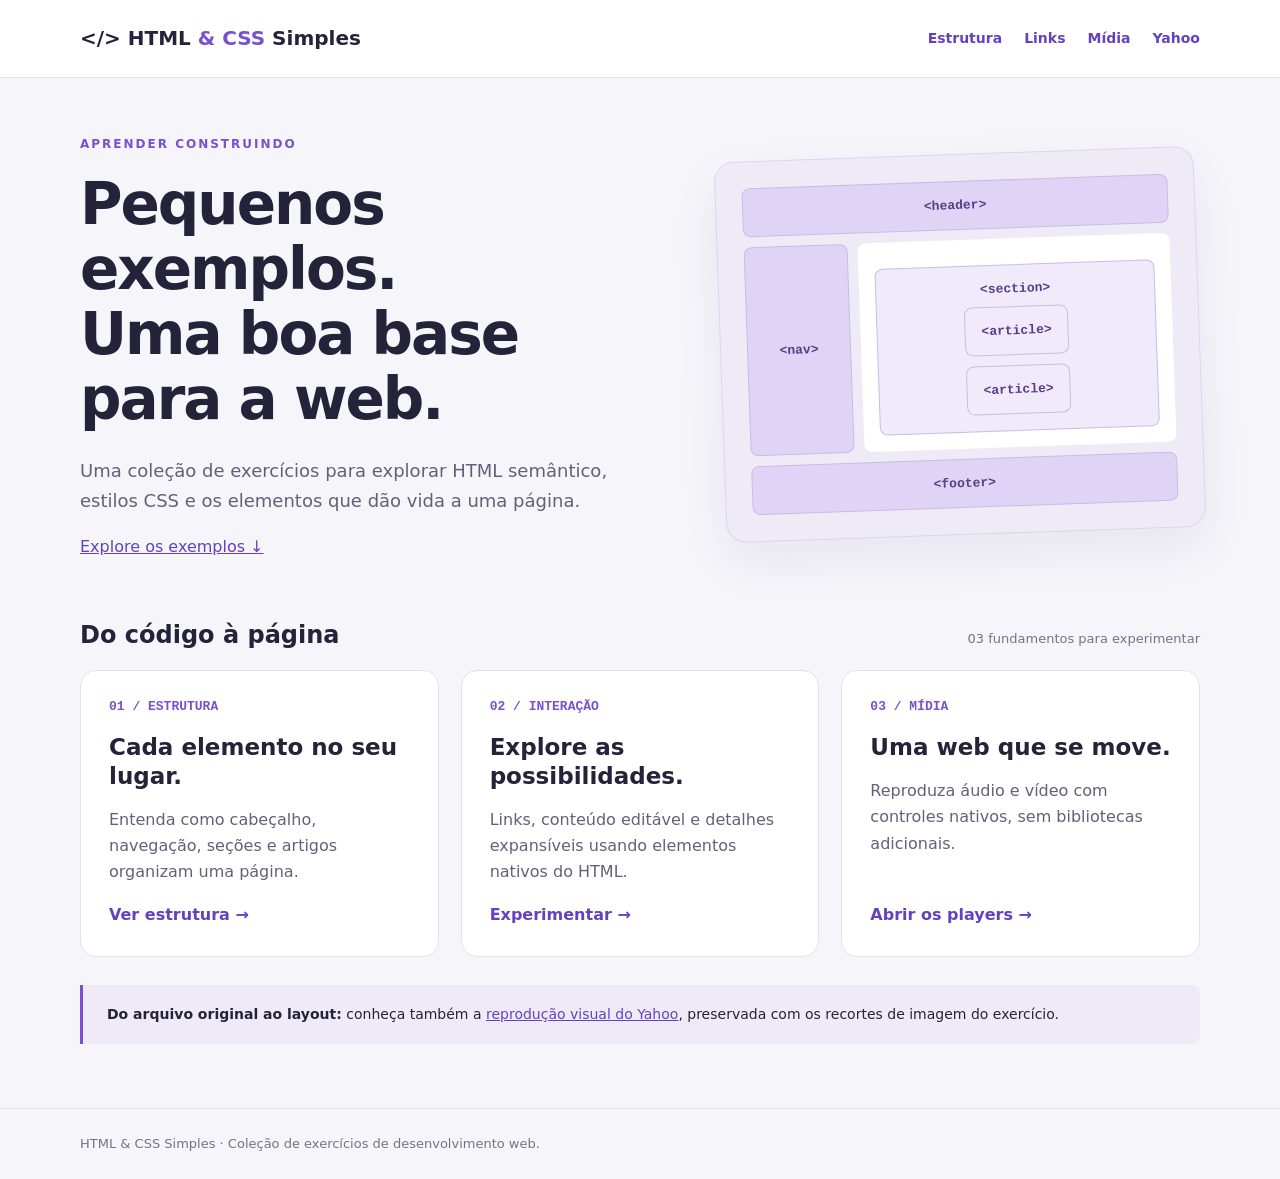
<file: index.html>
<!doctype html>
<html lang="pt-BR">
<head>
<meta charset="utf-8">
<meta name="viewport" content="width=device-width, initial-scale=1">
<meta name="description" content="Exercícios de HTML e CSS: estrutura semântica, links, mídia e uma reprodução visual do Yahoo.">
<title>Início | HTML & CSS Simples</title>
<link rel="stylesheet" href="assets/css/style.css">
</head>
<body>
<a class="skip-link" href="#conteudo">Pular para o conteúdo</a>
<header class="topbar">
<div class="container">
<a class="brand" href="index.html">&lt;/&gt; HTML <span>& CSS</span> Simples</a>
<nav aria-label="Navegação principal">
<a href="pages/estrutura.html">Estrutura</a>
<a href="pages/links.html">Links</a>
<a href="pages/midia.html">Mídia</a>
<a href="pages/yahoo.html">Yahoo</a>
</nav>
</div>
</header>
<main id="conteudo" class="container">
<section class="hero">
<div>
<span class="eyebrow">Aprender construindo</span>
<h1>Pequenos exemplos.<br>Uma boa base<br>para a web.</h1>
<p class="intro">Uma coleção de exercícios para explorar HTML semântico, estilos CSS e os elementos que dão vida a uma página.</p>
<a href="#exemplos">Explore os exemplos ↓</a>
</div>
<div class="diagram" aria-label="Diagrama da estrutura de uma página HTML">
<div class="block">&lt;header&gt;</div>
<div class="diagram-row">
<div class="block">&lt;nav&gt;</div>
<div class="content">
<div class="block">&lt;section&gt;<div class="block">&lt;article&gt;</div>
<div class="block">&lt;article&gt;</div>
</div>
</div>
</div>
<div class="block">&lt;footer&gt;</div>
</div>
</section>
<section id="exemplos">
<div class="section-title">
<h2>Do código à página</h2>
<span>03 fundamentos para experimentar</span>
</div>
<div class="cards">
<article class="card">
<span class="number">01 / ESTRUTURA</span>
<h2>Cada elemento no seu lugar.</h2>
<p>Entenda como cabeçalho, navegação, seções e artigos organizam uma página.</p>
<a href="pages/estrutura.html">Ver estrutura →</a>
</article>
<article class="card">
<span class="number">02 / INTERAÇÃO</span>
<h2>Explore as possibilidades.</h2>
<p>Links, conteúdo editável e detalhes expansíveis usando elementos nativos do HTML.</p>
<a href="pages/links.html">Experimentar →</a>
</article>
<article class="card">
<span class="number">03 / MÍDIA</span>
<h2>Uma web que se move.</h2>
<p>Reproduza áudio e vídeo com controles nativos, sem bibliotecas adicionais.</p>
<a href="pages/midia.html">Abrir os players →</a>
</article>
</div>
</section>
<aside class="note">
<strong>Do arquivo original ao layout:</strong> conheça também a <a href="pages/yahoo.html">reprodução visual do Yahoo</a>, preservada com os recortes de imagem do exercício.</aside>
</main>
<footer>
<div class="container">HTML & CSS Simples · Coleção de exercícios de desenvolvimento web.</div>
</footer>
</body>
</html>
</file>
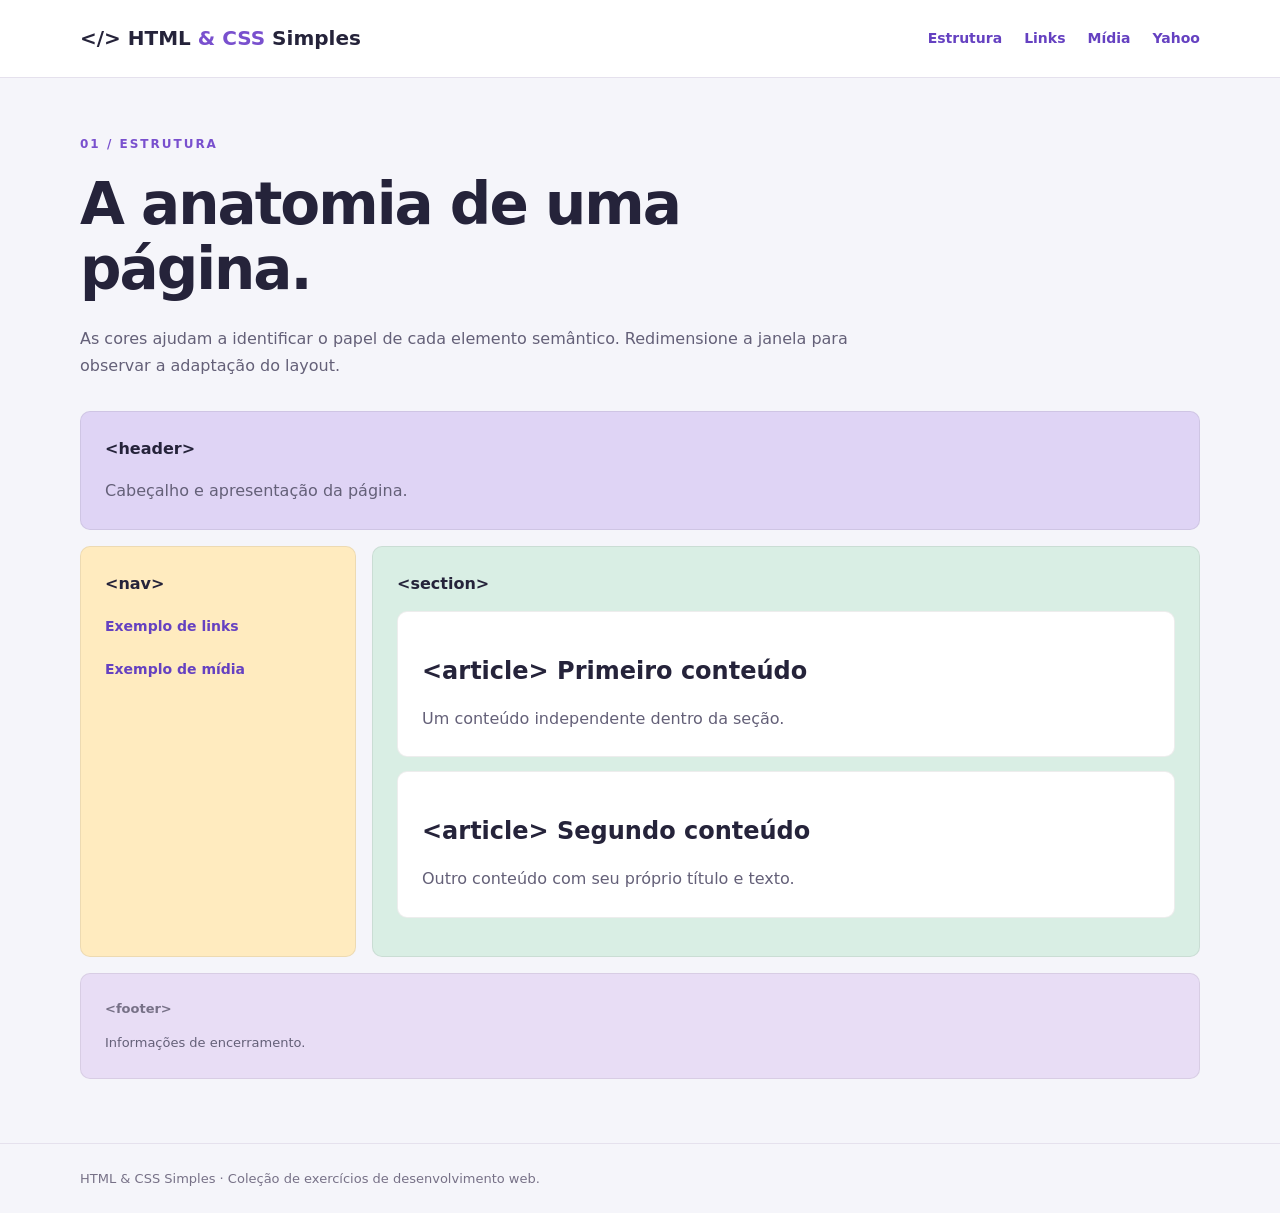
<file: Estrutura de Site.html>
<!doctype html><html lang="pt-BR"><head><meta charset="utf-8"><meta http-equiv="refresh" content="0; url=pages/estrutura.html"><title>Página movida</title></head><body><p>Este exercício foi reorganizado. <a href="pages/estrutura.html">Abrir página</a>.</p></body></html>
</file>
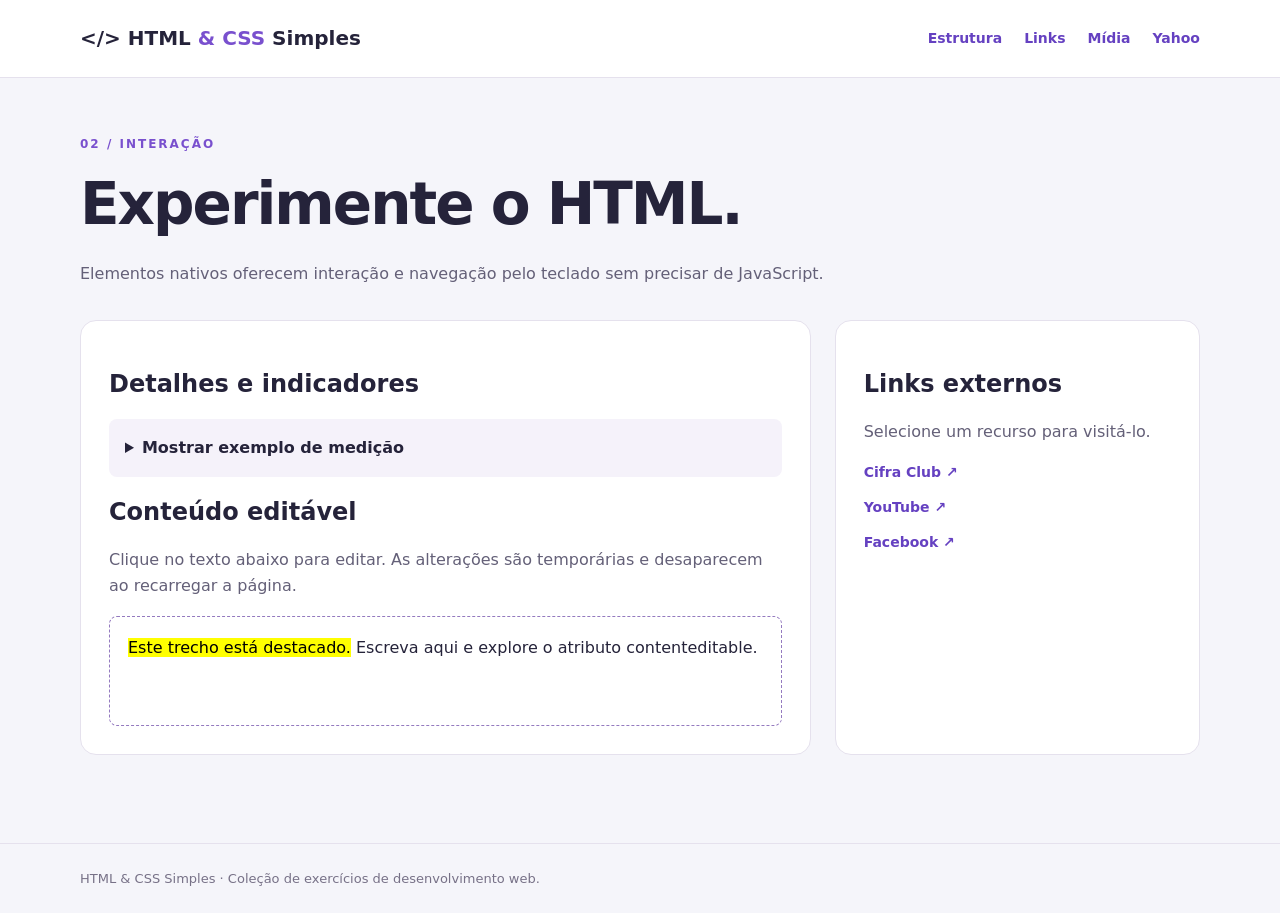
<file: Links.html>
<!doctype html><html lang="pt-BR"><head><meta charset="utf-8"><meta http-equiv="refresh" content="0; url=pages/links.html"><title>Página movida</title></head><body><p>Este exercício foi reorganizado. <a href="pages/links.html">Abrir página</a>.</p></body></html>
</file>
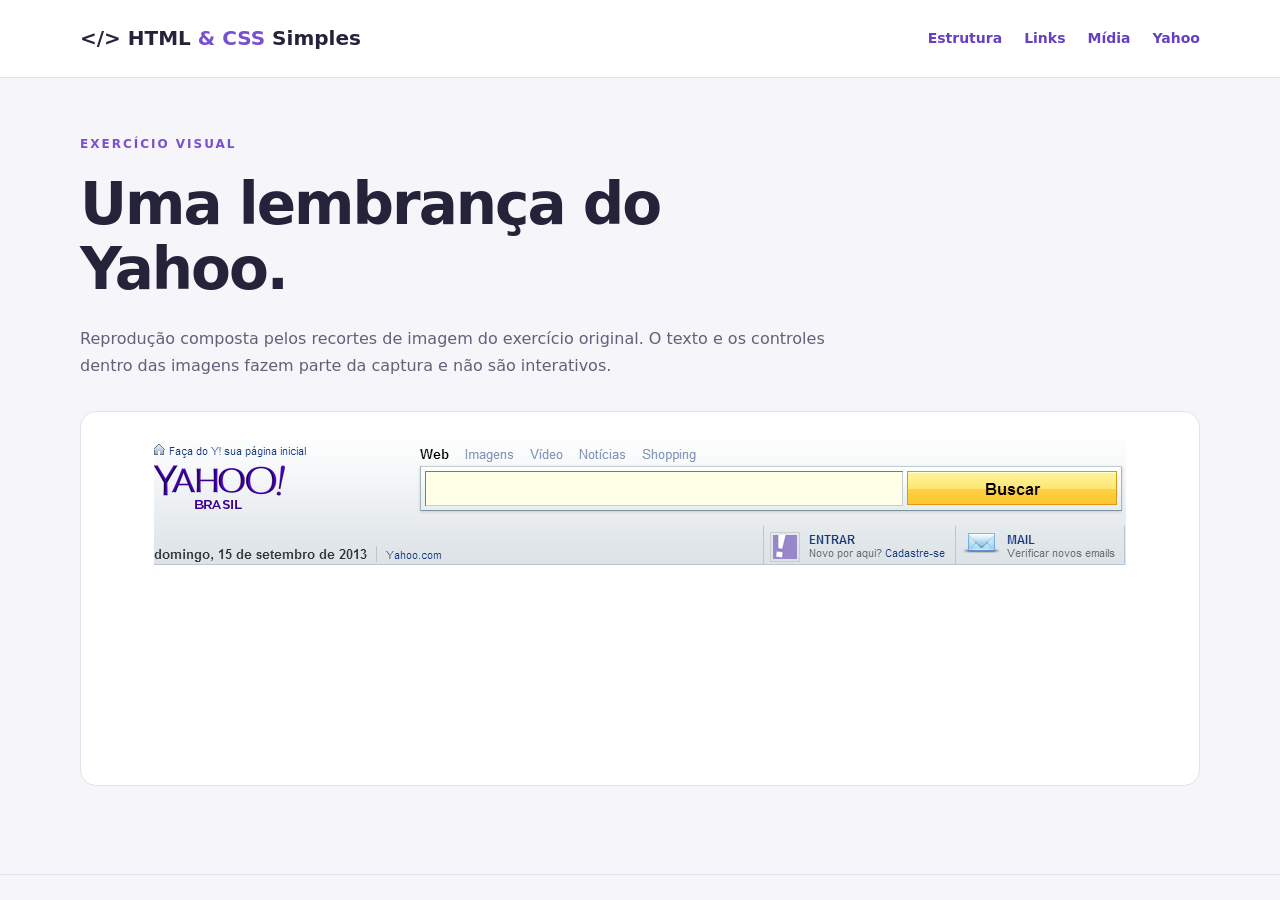
<file: Página Yahoo.html>
<!doctype html><html lang="pt-BR"><head><meta charset="utf-8"><meta http-equiv="refresh" content="0; url=pages/yahoo.html"><title>Página movida</title></head><body><p>Este exercício foi reorganizado. <a href="pages/yahoo.html">Abrir página</a>.</p></body></html>
</file>
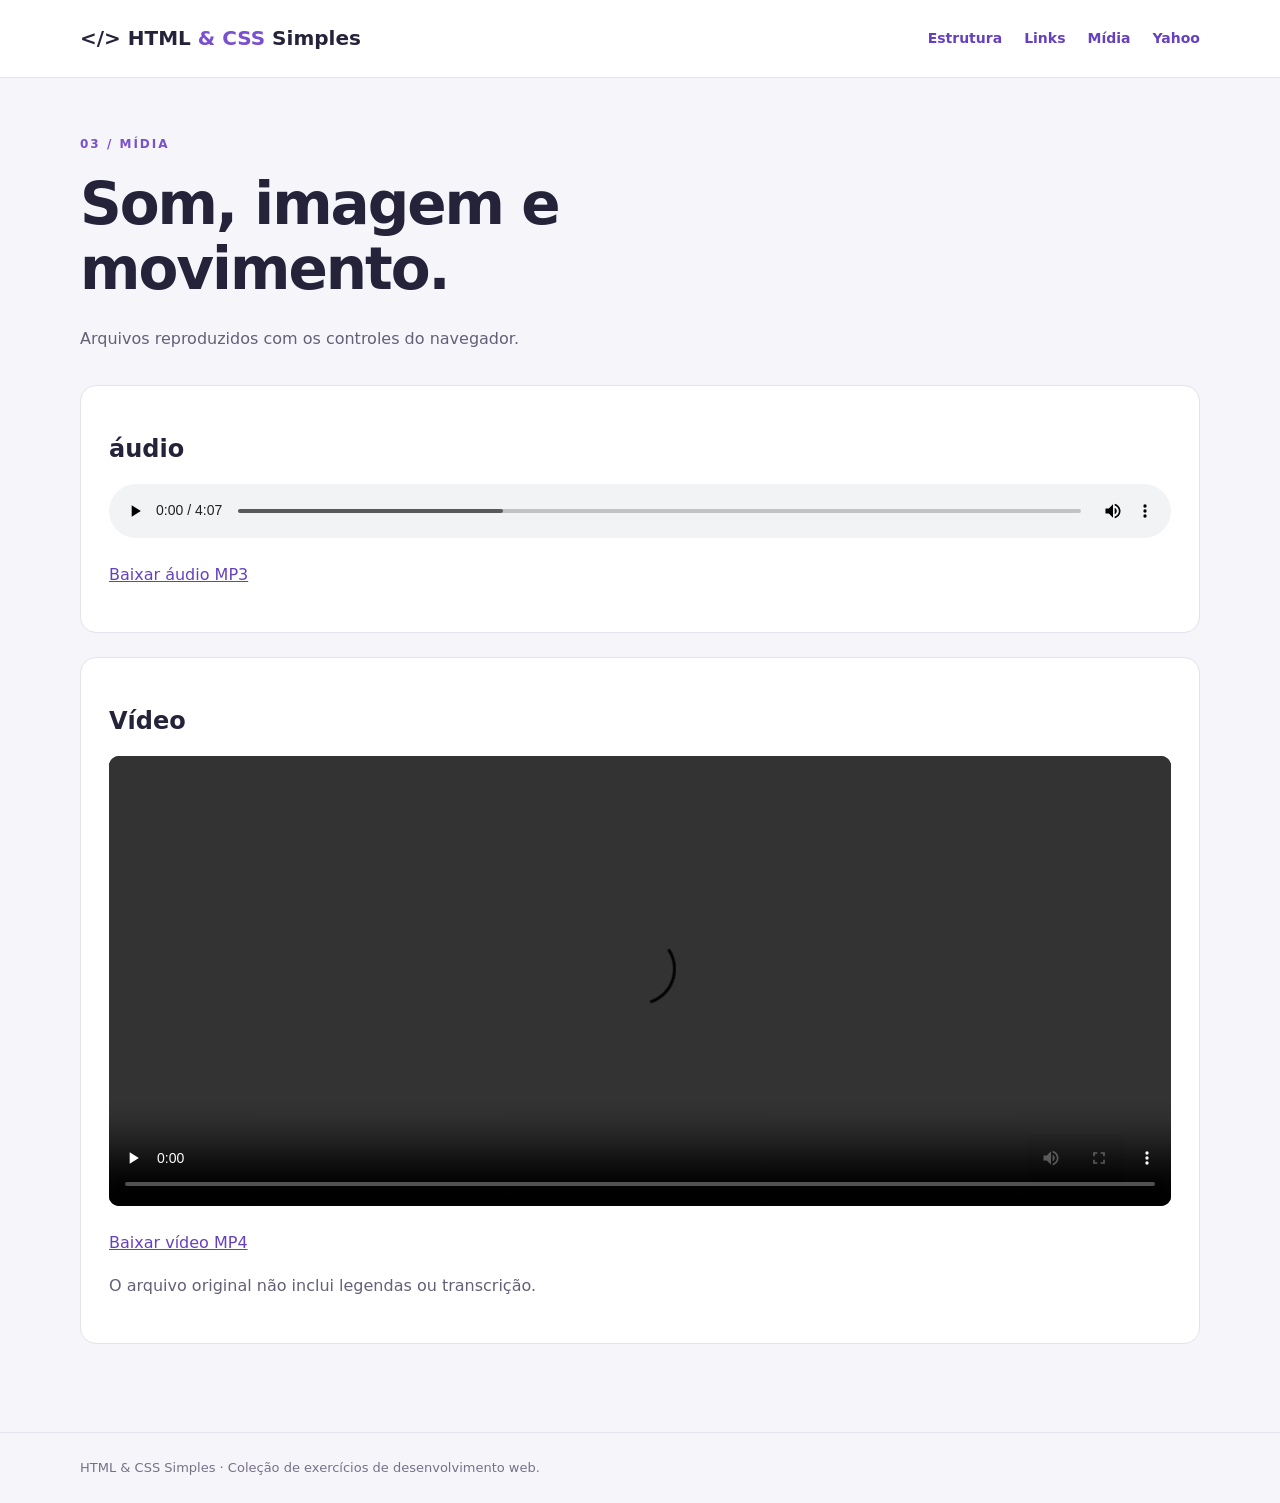
<file: ¦udio e Vídeo.html>
<!doctype html><html lang="pt-BR"><head><meta charset="utf-8"><meta http-equiv="refresh" content="0; url=pages/midia.html"><title>Página movida</title></head><body><p>Este exercício foi reorganizado. <a href="pages/midia.html">Abrir página</a>.</p></body></html>
</file>
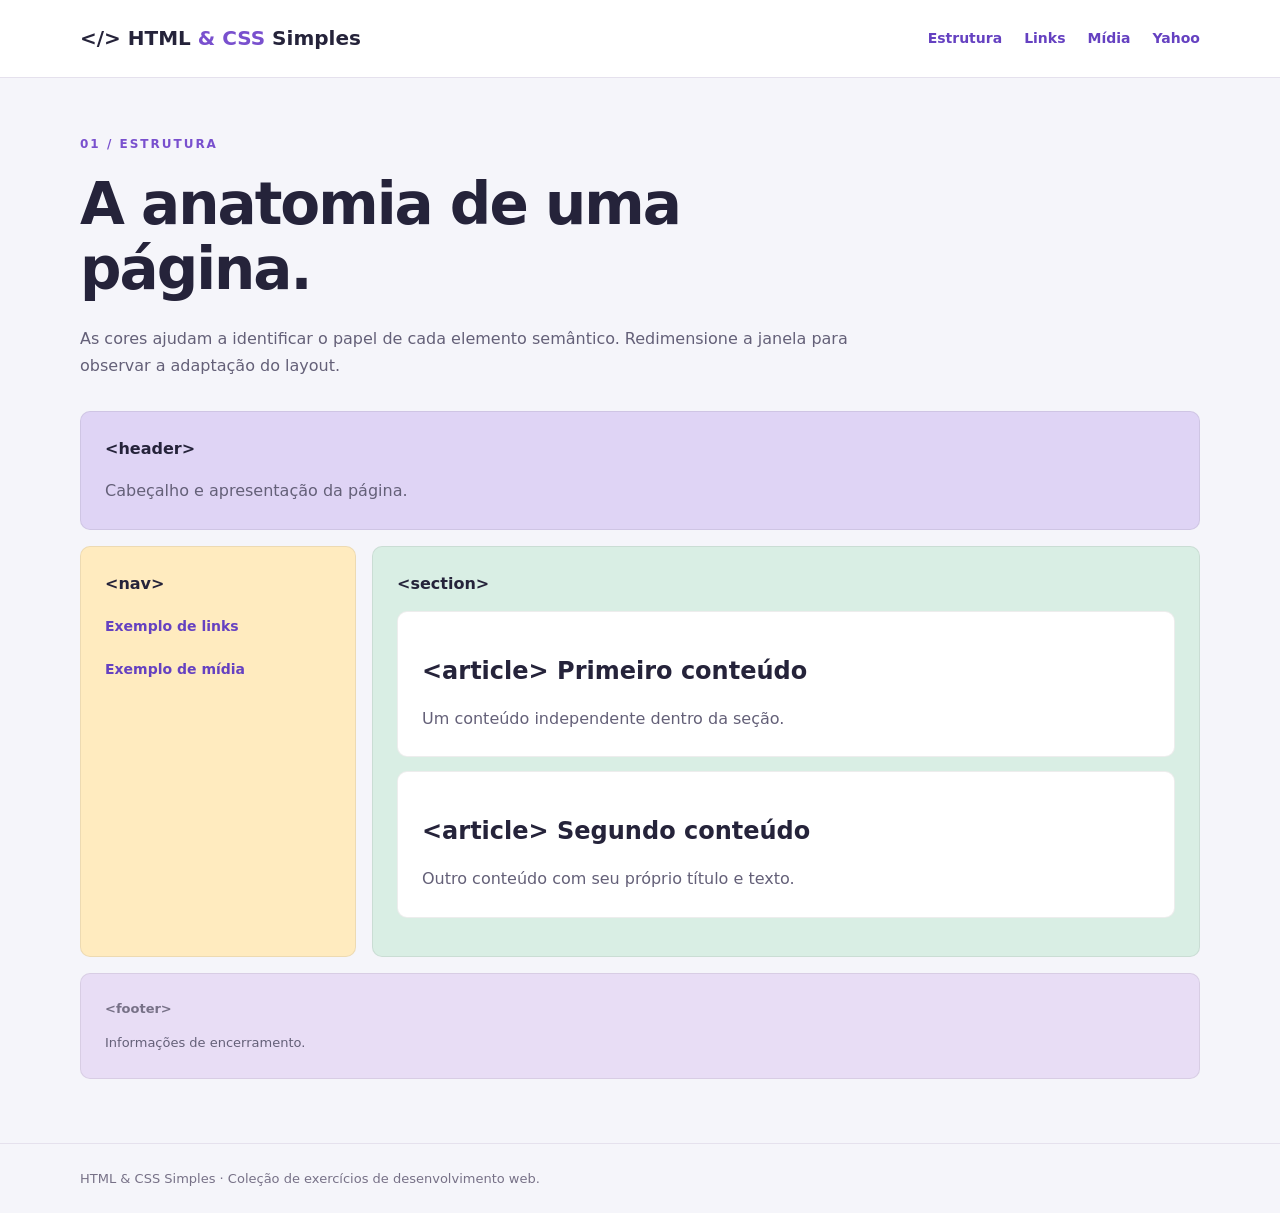
<file: pages/estrutura.html>
<!doctype html>
<html lang="pt-BR">
<head>
<meta charset="utf-8">
<meta name="viewport" content="width=device-width, initial-scale=1">
<meta name="description" content="Exercícios de HTML e CSS: estrutura semântica, links, mídia e uma reprodução visual do Yahoo.">
<title>Estrutura semântica | HTML & CSS Simples</title>
<link rel="stylesheet" href="../assets/css/style.css">
</head>
<body>
<a class="skip-link" href="#conteudo">Pular para o conteúdo</a>
<header class="topbar">
<div class="container">
<a class="brand" href="../index.html">&lt;/&gt; HTML <span>& CSS</span> Simples</a>
<nav aria-label="Navegação principal">
<a href="../pages/estrutura.html">Estrutura</a>
<a href="../pages/links.html">Links</a>
<a href="../pages/midia.html">Mídia</a>
<a href="../pages/yahoo.html">Yahoo</a>
</nav>
</div>
</header>
<main id="conteudo" class="container">
<div class="page-heading">
<span class="eyebrow">01 / Estrutura</span>
<h1>A anatomia de uma página.</h1>
<p>As cores ajudam a identificar o papel de cada elemento semântico. Redimensione a janela para observar a adaptação do layout.</p>
</div>
<div class="semantic-layout">
<header>
<strong>&lt;header&gt;</strong>
<p>Cabeçalho e apresentação da página.</p>
</header>
<nav aria-label="Exemplos relacionados">
<strong>&lt;nav&gt;</strong>
<p>
<a href="links.html">Exemplo de links</a>
</p>
<p>
<a href="midia.html">Exemplo de mídia</a>
</p>
</nav>
<section>
<strong>&lt;section&gt;</strong>
<article>
<h2>&lt;article&gt; Primeiro conteúdo</h2>
<p>Um conteúdo independente dentro da seção.</p>
</article>
<article>
<h2>&lt;article&gt; Segundo conteúdo</h2>
<p>Outro conteúdo com seu próprio título e texto.</p>
</article>
</section>
<footer>
<strong>&lt;footer&gt;</strong>
<p>Informações de encerramento.</p>
</footer>
</div>
</main>
<footer>
<div class="container">HTML & CSS Simples · Coleção de exercícios de desenvolvimento web.</div>
</footer>
</body>
</html>
</file>
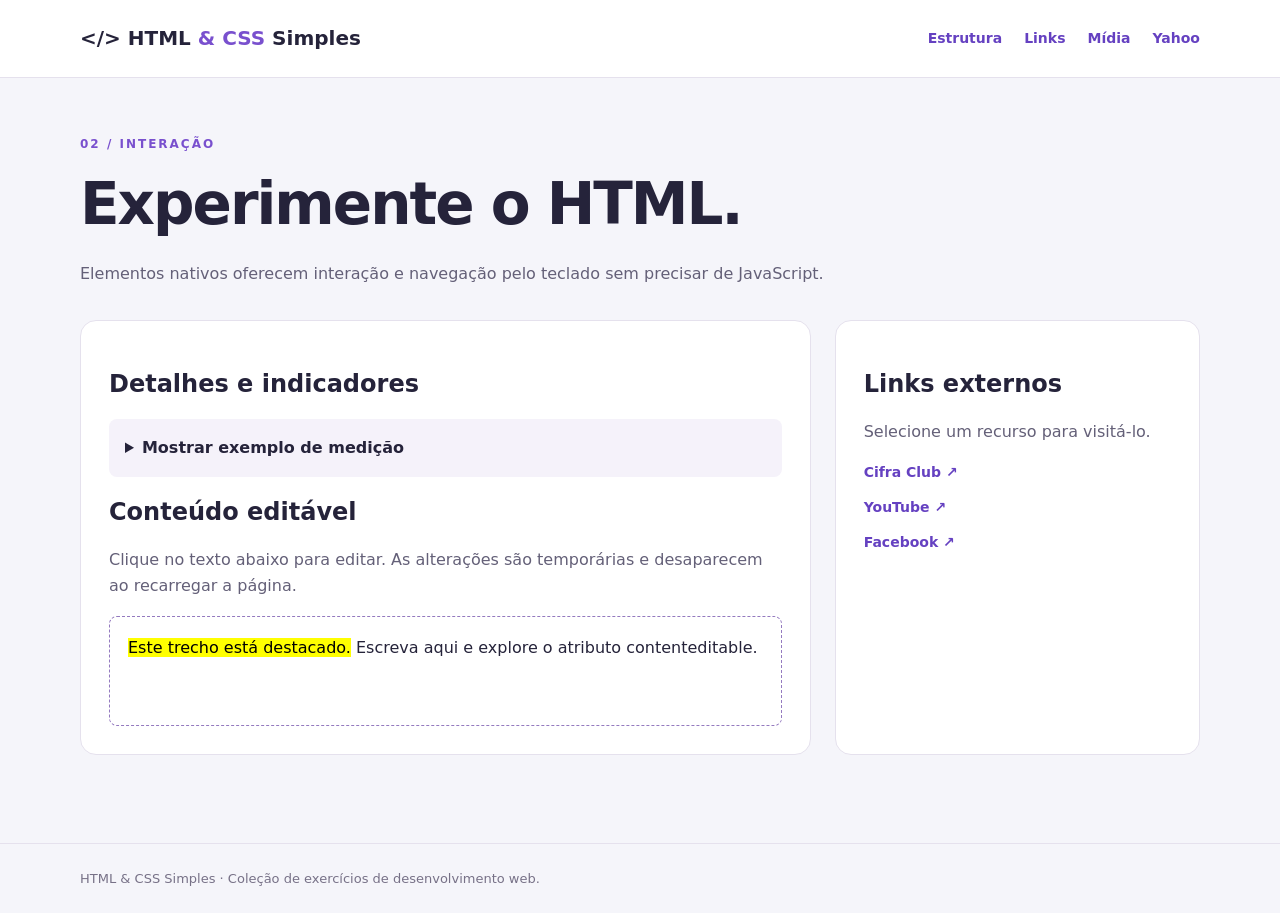
<file: pages/links.html>
<!doctype html>
<html lang="pt-BR">
<head>
<meta charset="utf-8">
<meta name="viewport" content="width=device-width, initial-scale=1">
<meta name="description" content="Exercícios de HTML e CSS: estrutura semântica, links, mídia e uma reprodução visual do Yahoo.">
<title>Links e interação | HTML & CSS Simples</title>
<link rel="stylesheet" href="../assets/css/style.css">
</head>
<body>
<a class="skip-link" href="#conteudo">Pular para o conteúdo</a>
<header class="topbar">
<div class="container">
<a class="brand" href="../index.html">&lt;/&gt; HTML <span>& CSS</span> Simples</a>
<nav aria-label="Navegação principal">
<a href="../pages/estrutura.html">Estrutura</a>
<a href="../pages/links.html">Links</a>
<a href="../pages/midia.html">Mídia</a>
<a href="../pages/yahoo.html">Yahoo</a>
</nav>
</div>
</header>
<main id="conteudo" class="container">
<div class="page-heading">
<span class="eyebrow">02 / Interação</span>
<h1>Experimente o HTML.</h1>
<p>Elementos nativos oferecem interação e navegação pelo teclado sem precisar de JavaScript.</p>
</div>
<div class="examples">
<section class="panel">
<h2>Detalhes e indicadores</h2>
<details>
<summary>Mostrar exemplo de medição</summary>
<p>Este indicador representa 0,7 em uma escala de 0 a 1: 70%.</p>
<label for="medicao">Progresso do exemplo</label>
<meter id="medicao" min="0" max="1" value="0.7">70%</meter>
</details>
<h2>Conteúdo editável</h2>
<p id="instrucao">Clique no texto abaixo para editar. As alterações são temporárias e desaparecem ao recarregar a página.</p>
<div class="editable" contenteditable="true" role="textbox" aria-multiline="true" aria-label="Texto de exemplo editável" aria-describedby="instrucao">
<mark>Este trecho está destacado.</mark> Escreva aqui e explore o atributo contenteditable.</div>
</section>
<aside class="panel">
<h2>Links externos</h2>
<p>Selecione um recurso para visitá-lo.</p>
<nav class="link-list" aria-label="Recursos externos">
<a href="https://www.cifraclub.com.br/">Cifra Club ↗</a>
<a href="https://www.youtube.com/">YouTube ↗</a>
<a href="https://www.facebook.com/">Facebook ↗</a>
</nav>
</aside>
</div>
</main>
<footer>
<div class="container">HTML & CSS Simples · Coleção de exercícios de desenvolvimento web.</div>
</footer>
</body>
</html>
</file>
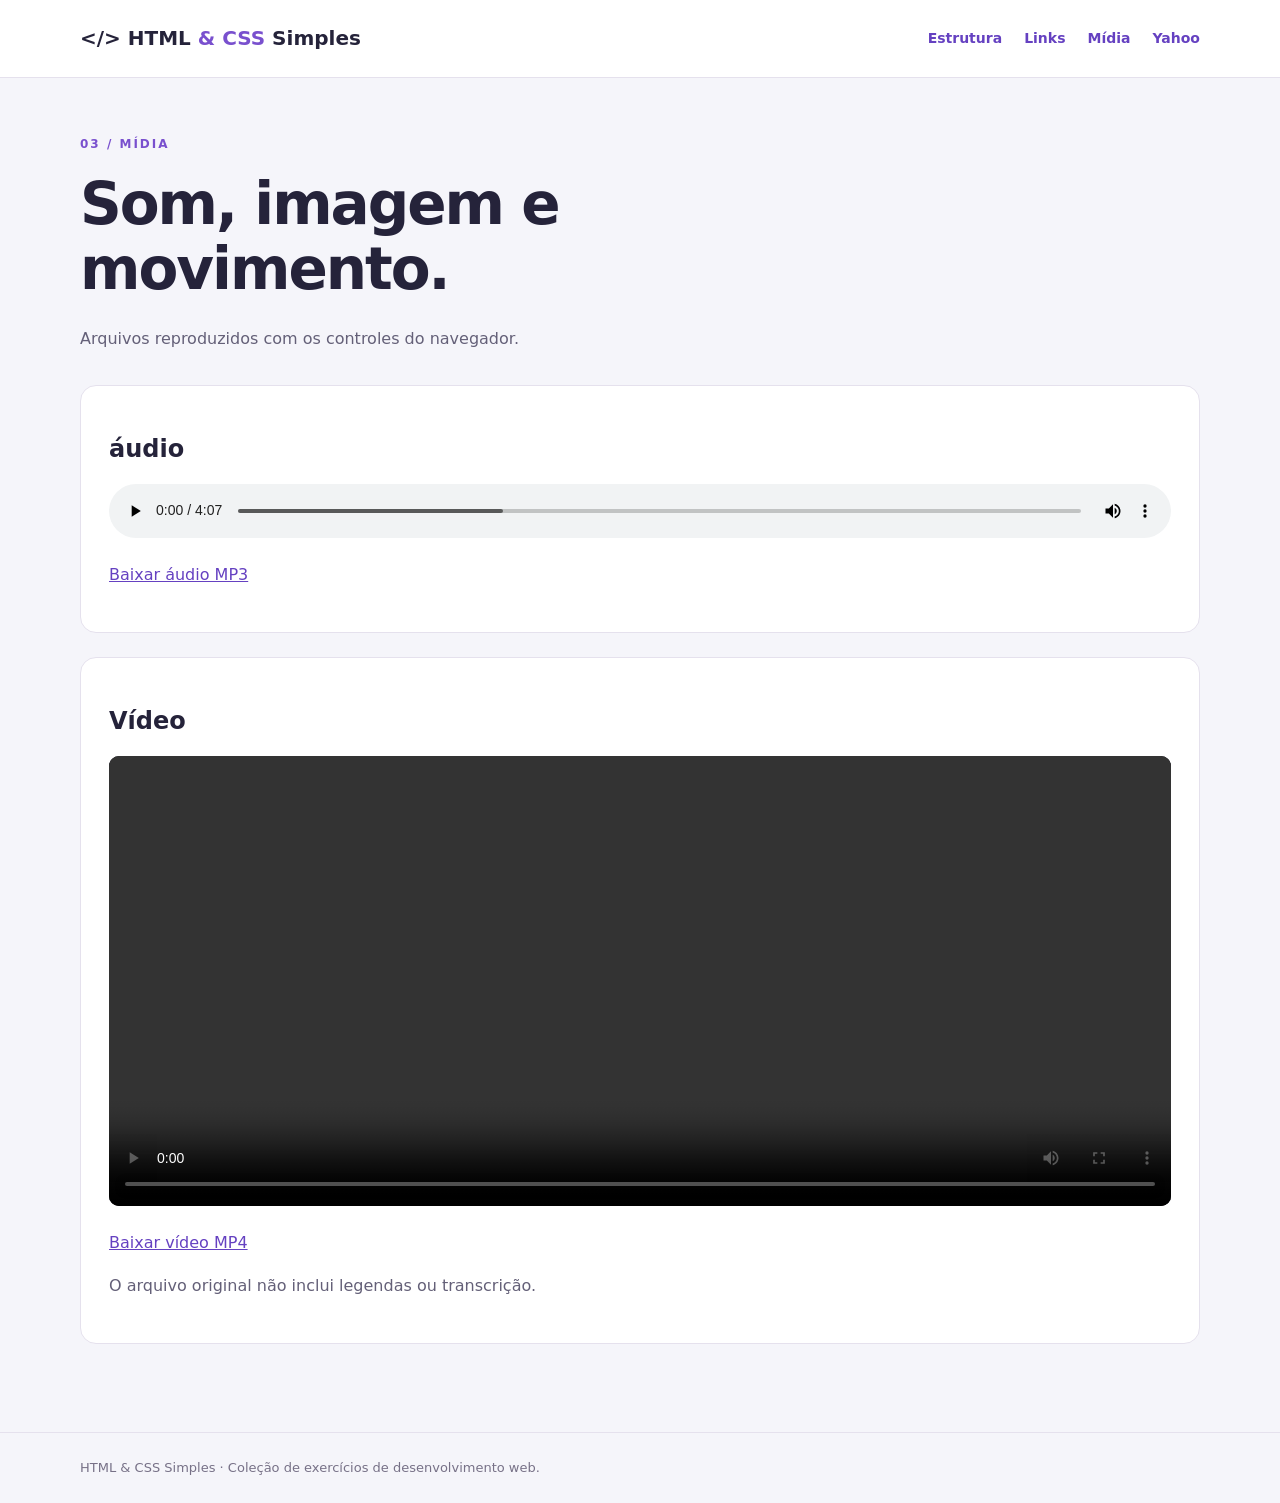
<file: pages/midia.html>
<!doctype html>
<html lang="pt-BR">
<head>
<meta charset="utf-8">
<meta name="viewport" content="width=device-width, initial-scale=1">
<meta name="description" content="Exercícios de HTML e CSS: estrutura semântica, links, mídia e uma reprodução visual do Yahoo.">
<title>áudio e vídeo | HTML & CSS Simples</title>
<link rel="stylesheet" href="../assets/css/style.css">
</head>
<body>
<a class="skip-link" href="#conteudo">Pular para o conteúdo</a>
<header class="topbar">
<div class="container">
<a class="brand" href="../index.html">&lt;/&gt; HTML <span>& CSS</span> Simples</a>
<nav aria-label="Navegação principal">
<a href="../pages/estrutura.html">Estrutura</a>
<a href="../pages/links.html">Links</a>
<a href="../pages/midia.html">Mídia</a>
<a href="../pages/yahoo.html">Yahoo</a>
</nav>
</div>
</header>
<main id="conteudo" class="container">
<div class="page-heading">
<span class="eyebrow">03 / Mídia</span>
<h1>Som, imagem e movimento.</h1>
<p>Arquivos reproduzidos com os controles do navegador.</p>
</div>
<section class="panel">
<h2>áudio</h2>
<audio controls preload="metadata" aria-label="áudio de exemplo Now">
<source src="../assets/media/Now.mp3" type="audio/mpeg">Seu navegador não suporta áudio.</audio>
<p>
<a href="../assets/media/Now.mp3" download>Baixar áudio MP3</a>
</p>
</section>
<section class="panel">
<h2>Vídeo</h2>
<video controls preload="metadata" aria-label="Vídeo de exemplo CatchSide">
<source src="../assets/media/CatchSide.mp4" type="video/mp4">Seu navegador não suporta vídeo.</video>
<p>
<a href="../assets/media/CatchSide.mp4" download>Baixar vídeo MP4</a>
</p>
<p>O arquivo original não inclui legendas ou transcrição.</p>
</section>
</main>
<footer>
<div class="container">HTML & CSS Simples · Coleção de exercícios de desenvolvimento web.</div>
</footer>
</body>
</html>
</file>
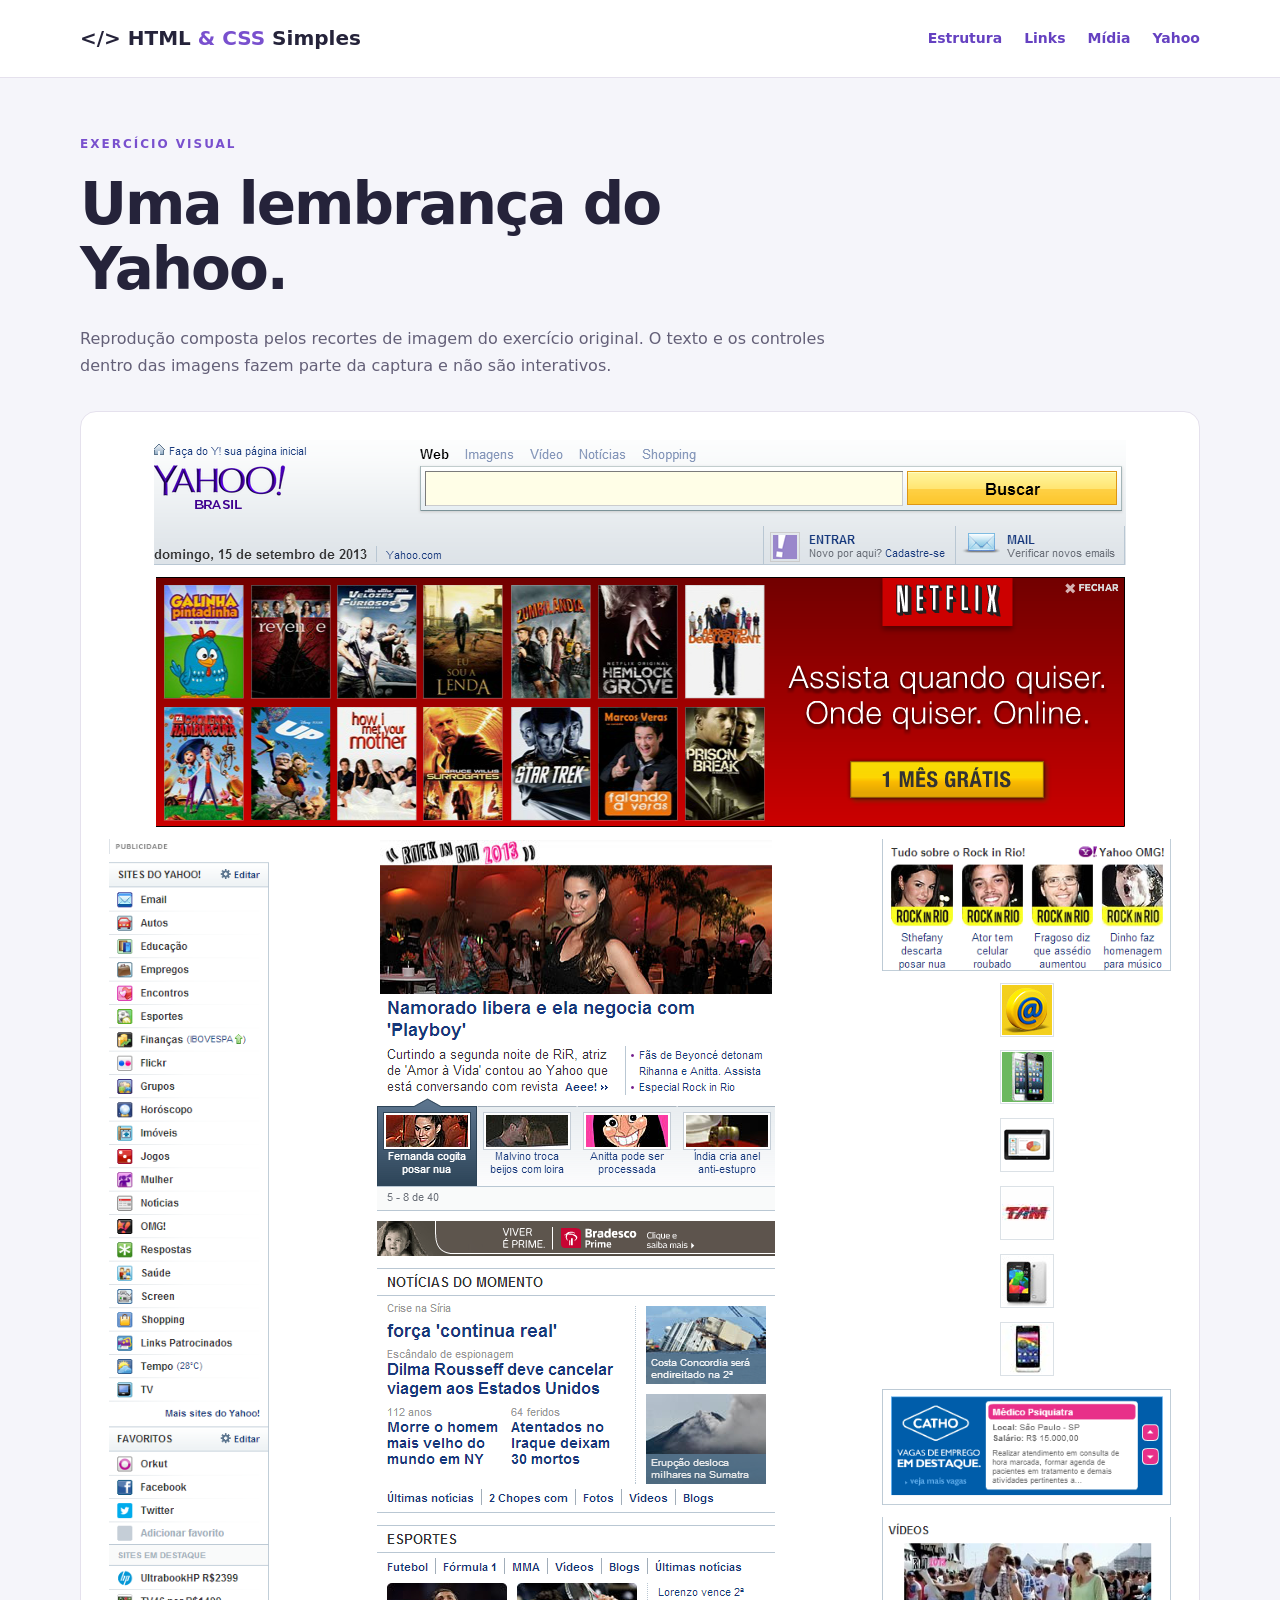
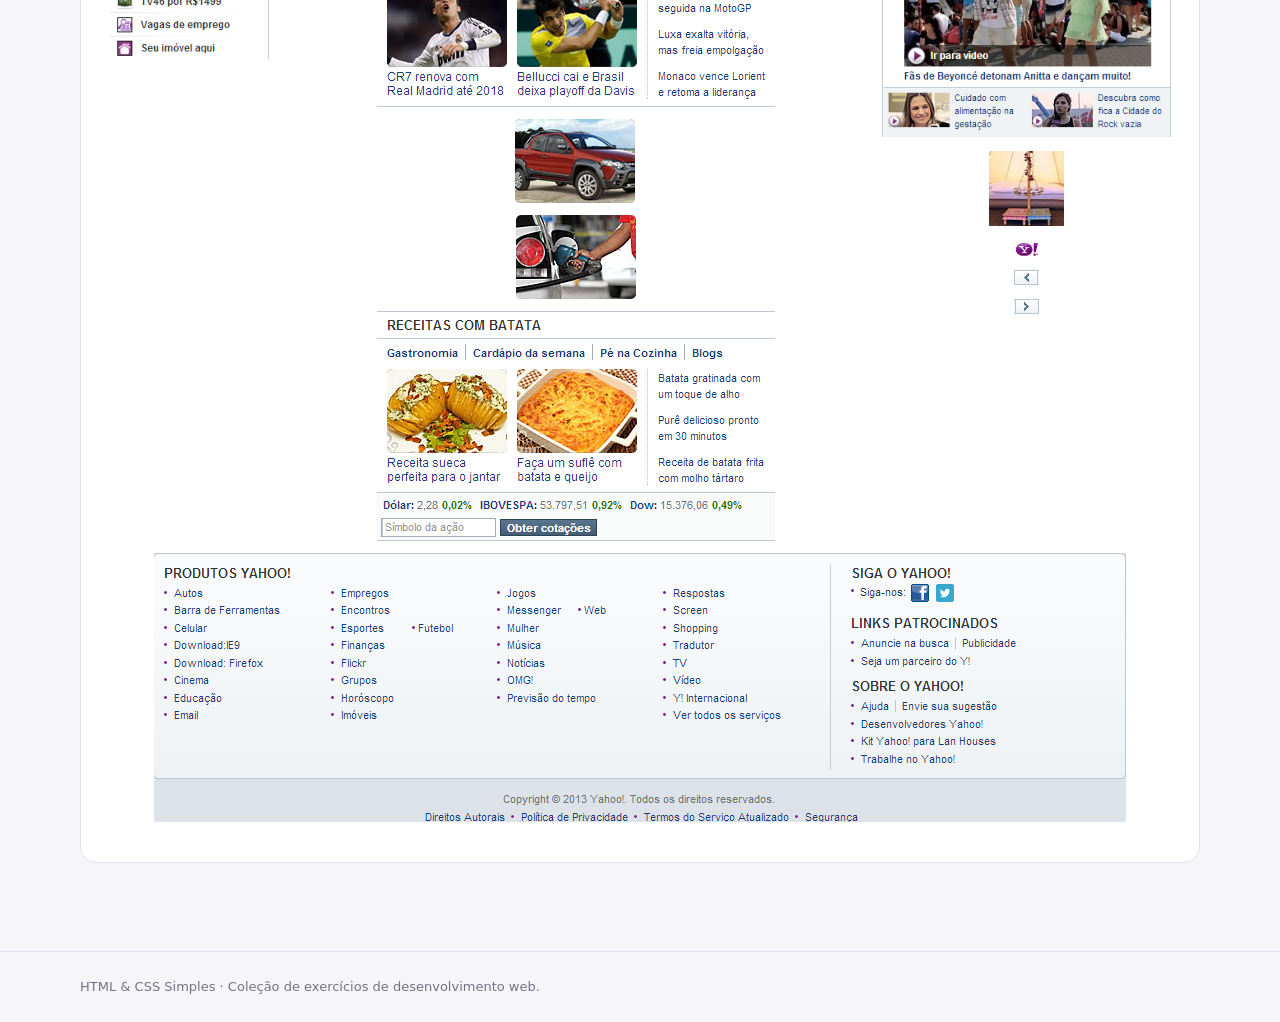
<file: pages/yahoo.html>
<!doctype html>
<html lang="pt-BR">
<head>
<meta charset="utf-8">
<meta name="viewport" content="width=device-width, initial-scale=1">
<meta name="description" content="Exercícios de HTML e CSS: estrutura semântica, links, mídia e uma reprodução visual do Yahoo.">
<title>Reprodução do Yahoo | HTML & CSS Simples</title>
<link rel="stylesheet" href="../assets/css/style.css">
</head>
<body>
<a class="skip-link" href="#conteudo">Pular para o conteúdo</a>
<header class="topbar">
<div class="container">
<a class="brand" href="../index.html">&lt;/&gt; HTML <span>& CSS</span> Simples</a>
<nav aria-label="Navegação principal">
<a href="../pages/estrutura.html">Estrutura</a>
<a href="../pages/links.html">Links</a>
<a href="../pages/midia.html">Mídia</a>
<a href="../pages/yahoo.html">Yahoo</a>
</nav>
</div>
</header>
<main id="conteudo" class="container">
<div class="page-heading">
<span class="eyebrow">Exercício visual</span>
<h1>Uma lembrança do Yahoo.</h1>
<p>Reprodução composta pelos recortes de imagem do exercício original. O texto e os controles dentro das imagens fazem parte da captura e não são interativos.</p>
</div>
<div class="panel yahoo">
<img src="../assets/images/yahoo/header/header.png" alt="Cabeçalho original do portal Yahoo" loading="lazy">
<img src="../assets/images/yahoo/aside1/aside1.png" alt="Publicidade superior do portal" loading="lazy">
<div class="yahoo-grid">
<nav aria-label="Menu ilustrativo">
<img src="../assets/images/yahoo/nav/nav.png" alt="Menu de categorias do Yahoo" loading="lazy">
</nav>
<section aria-label="Notícias e destaques">
<img src="../assets/images/yahoo/section_principal/section_principal.png" alt="Notícia principal" loading="lazy">
<img src="../assets/images/yahoo/section_noticias_do_momento/section_noticias_do_momento.png" alt="Notícias do momento" loading="lazy">
<img src="../assets/images/yahoo/section_esportes/section_esportes.png" alt="Notícias de esportes" loading="lazy">
<img src="../assets/images/yahoo/section_autos/img1.png" alt="Destaque de automóveis" loading="lazy">
<img src="../assets/images/yahoo/section_autos/img2.png" alt="Mais notícias de automóveis" loading="lazy">
<img src="../assets/images/yahoo/section_receitas_com_batata/section_receitas_com_batata.png" alt="Receitas com batata" loading="lazy">
</section>
<aside aria-label="Conteúdo complementar">
<img src="../assets/images/yahoo/section_secundario/section_secundario.png" alt="Destaques secundários" loading="lazy">
<img src="../assets/images/yahoo/aside2/img1.png" alt="Conteúdo lateral 1" loading="lazy">
<img src="../assets/images/yahoo/aside2/img2.png" alt="Conteúdo lateral 2" loading="lazy">
<img src="../assets/images/yahoo/aside2/img3.png" alt="Conteúdo lateral 3" loading="lazy">
<img src="../assets/images/yahoo/aside2/img4.png" alt="Conteúdo lateral 4" loading="lazy">
<img src="../assets/images/yahoo/aside2/img5.png" alt="Conteúdo lateral 5" loading="lazy">
<img src="../assets/images/yahoo/aside2/img6.png" alt="Conteúdo lateral 6" loading="lazy">
<img src="../assets/images/yahoo/aside3/aside3.png" alt="Publicidade lateral" loading="lazy">
<img src="../assets/images/yahoo/section_videos/section_videos.png" alt="Seleção de vídeos" loading="lazy">
<img src="../assets/images/yahoo/section_visit_britain/img.png" alt="Destino turístico britânico" loading="lazy">
<img src="../assets/images/yahoo/section_visit_britain/logo.png" alt="Visit Britain" loading="lazy">
<img src="../assets/images/yahoo/section_visit_britain/seta1.png" alt="Seta ilustrativa anterior" loading="lazy">
<img src="../assets/images/yahoo/section_visit_britain/seta2.png" alt="Seta ilustrativa seguinte" loading="lazy">
</aside>
</div>
<img src="../assets/images/yahoo/footer/footer.png" alt="Rodapé original do Yahoo" loading="lazy">
</div>
</main>
<footer>
<div class="container">HTML & CSS Simples · Coleção de exercícios de desenvolvimento web.</div>
</footer>
</body>
</html>
</file>
<file: assets/css/style.css>
/* Shared layout and responsive examples. */
* {
  box-sizing:border-box
}
html {
  scroll-behavior:smooth
}
body {
  margin:0;
  background:#f5f5fa;
  color:#25233a;
  font:16px/1.65 system-ui,sans-serif
}
a {
  color:#6541c1
}
a:hover {
  color:#38216e
}
a:focus-visible,summary:focus-visible,[contenteditable]:focus-visible {
  outline:3px solid #9468ed;
  outline-offset:5px
}
.skip-link {
  position:absolute;
  left:16px;
  top:-80px;
  background:white;
  padding:12px;
  z-index:10
}
.skip-link:focus {
  top:12px
}
.container {
  width:min(1120px,calc(100% - 40px));
  margin:auto
}
.topbar {
  background:white;
  border-bottom:1px solid #e5e1ed
}
.topbar .container {
  display:flex;
  align-items:center;
  justify-content:space-between;
  gap:24px;
  padding:22px 0
}
.brand {
  font-weight:800;
  text-decoration:none;
  color:#25233a;
  font-size:20px
}
.brand span {
  color:#7950ce
}
nav {
  display:flex;
  gap:22px;
  flex-wrap:wrap
}
nav a {
  text-decoration:none;
  font-size:14px;
  font-weight:600
}
main {
  padding:52px 0 64px
}
.eyebrow {
  font-size:12px;
  font-weight:800;
  letter-spacing:2px;
  text-transform:uppercase;
  color:#7950ce
}
h1 {
  font-size:clamp(32px,5vw,58px);
  line-height:1.12;
  letter-spacing:-2px;
  margin:16px 0 24px
}
h2 {
  line-height:1.25
}
p {
  color:#646078
}
.intro {
  max-width:620px;
  font-size:18px
}
.hero {
  display:grid;
  grid-template-columns:1.2fr 1fr;
  gap:64px;
  align-items:center;
  margin-bottom:60px
}
.diagram {
  background:#eeebf7;
  border:1px solid #ddd5ef;
  padding:26px;
  border-radius:20px;
  transform:rotate(-2deg);
  box-shadow:0 20px 50px #36206412
}
.block {
  padding:16px;
  border-radius:8px;
  text-align:center;
  font:600 13px ui-monospace,monospace;
  border:1px solid #c9bce3;
  background:#dfd4f5;
  color:#593d88
}
.diagram-row {
  display:grid;
  grid-template-columns:1fr 3fr;
  gap:10px;
  margin:10px 0
}
.diagram-row .block {
  display:grid;
  place-content:center
}
.diagram-row .content {
  background:#fff;
  padding:16px;
  border-radius:8px
}
.content .block {
  margin-top:10px;
  background:#f1eafa
}
.cards {
  display:grid;
  grid-template-columns:repeat(3,1fr);
  gap:22px
}
.card {
  display:flex;
  flex-direction:column;
  background:white;
  border:1px solid #e5e1ed;
  border-radius:16px;
  padding:28px
}
.number {
  color:#7950ce;
  font:600 13px ui-monospace,monospace
}
.card h2 {
  font-size:23px;
  margin-bottom:0
}
.card p {
  flex:1
}
.card a {
  font-weight:700;
  text-decoration:none
}
.section-title {
  display:flex;
  align-items:baseline;
  justify-content:space-between;
  margin-bottom:20px
}
.section-title h2 {
  margin:0
}
.section-title span {
  font-size:13px;
  color:#777187
}
.note {
  margin-top:28px;
  padding:18px 24px;
  border-left:3px solid #7950ce;
  background:#eeebf7;
  border-radius:0 8px 8px 0;
  font-size:14px
}
footer {
  border-top:1px solid #e5e1ed;
  padding:24px 0;
  color:#777187;
  font-size:13px
}
.page-heading {
  max-width:780px;
  margin-bottom:32px
}
.panel {
  background:white;
  border:1px solid #e5e1ed;
  border-radius:16px;
  padding:28px;
  margin-bottom:24px
}
.semantic-layout {
  display:grid;
  grid-template-columns:1fr 3fr;
  gap:16px
}
.semantic-layout header,.semantic-layout footer {
  grid-column:1/-1
}
.semantic-layout header {
  background:#dfd4f5
}
.semantic-layout nav {
  background:#ffebbf;
  display:block
}
.semantic-layout section {
  background:#d9eee4
}
.semantic-layout article {
  background:white;
  margin:14px 0
}
.semantic-layout footer {
  background:#e8ddf5
}
.semantic-layout :is(header,nav,section,article,footer) {
  padding:24px;
  border-radius:10px;
  border:1px solid #00000012
}
.semantic-layout p {
  margin-bottom:0
}
.examples {
  display:grid;
  grid-template-columns:2fr 1fr;
  gap:24px
}
summary {
  cursor:pointer;
  font-weight:600
}
details {
  padding:16px;
  background:#f5f2fa;
  border-radius:8px;
  margin:16px 0
}
meter {
  width:100%;
  height:24px
}
.editable {
  padding:18px;
  border:1px dashed #947abf;
  border-radius:8px;
  min-height:110px
}
.link-list {
  display:grid;
  gap:12px
}
audio,video {
  width:100%;
  max-width:100%
}
video {
  max-height:450px;
  background:#171421;
  border-radius:10px
}
.yahoo-grid {
  display:grid;
  grid-template-columns:minmax(100px,160px) minmax(0,2fr) minmax(0,1fr);
  gap:18px;
  align-items:start
}
.yahoo img {
  display:block;
  max-width:100%;
  height:auto;
  margin:0 auto 12px
}
.yahoo-grid section,.yahoo-grid aside {
  min-width:0
}
.yahoo-banner {
  margin-bottom:20px
}
@media(max-width:760px) {
  .topbar .container {
  align-items:flex-start;
  flex-direction:column;
  gap:12px
}
.hero {
  grid-template-columns:1fr;
  gap:28px;
  margin-bottom:40px
}
.diagram {
  transform:none
}
.cards,.examples {
  grid-template-columns:1fr
}
.semantic-layout {
  grid-template-columns:1fr
}
.semantic-layout header,.semantic-layout footer {
  grid-column:auto
}
.yahoo-grid {
  grid-template-columns:1fr
}
.yahoo-grid nav {
  justify-content:center
}
.section-title {
  display:block
}
.container {
  width:calc(100% - 32px)
}
main {
  padding-top:32px
}
h1 {
  letter-spacing:-1px
}

}


.hero > *, .cards > *, .diagram-row > * {
  min-width: 0;
}
.diagram-row {
  grid-template-columns: minmax(0, 1fr) minmax(0, 3fr);
}
</file>
